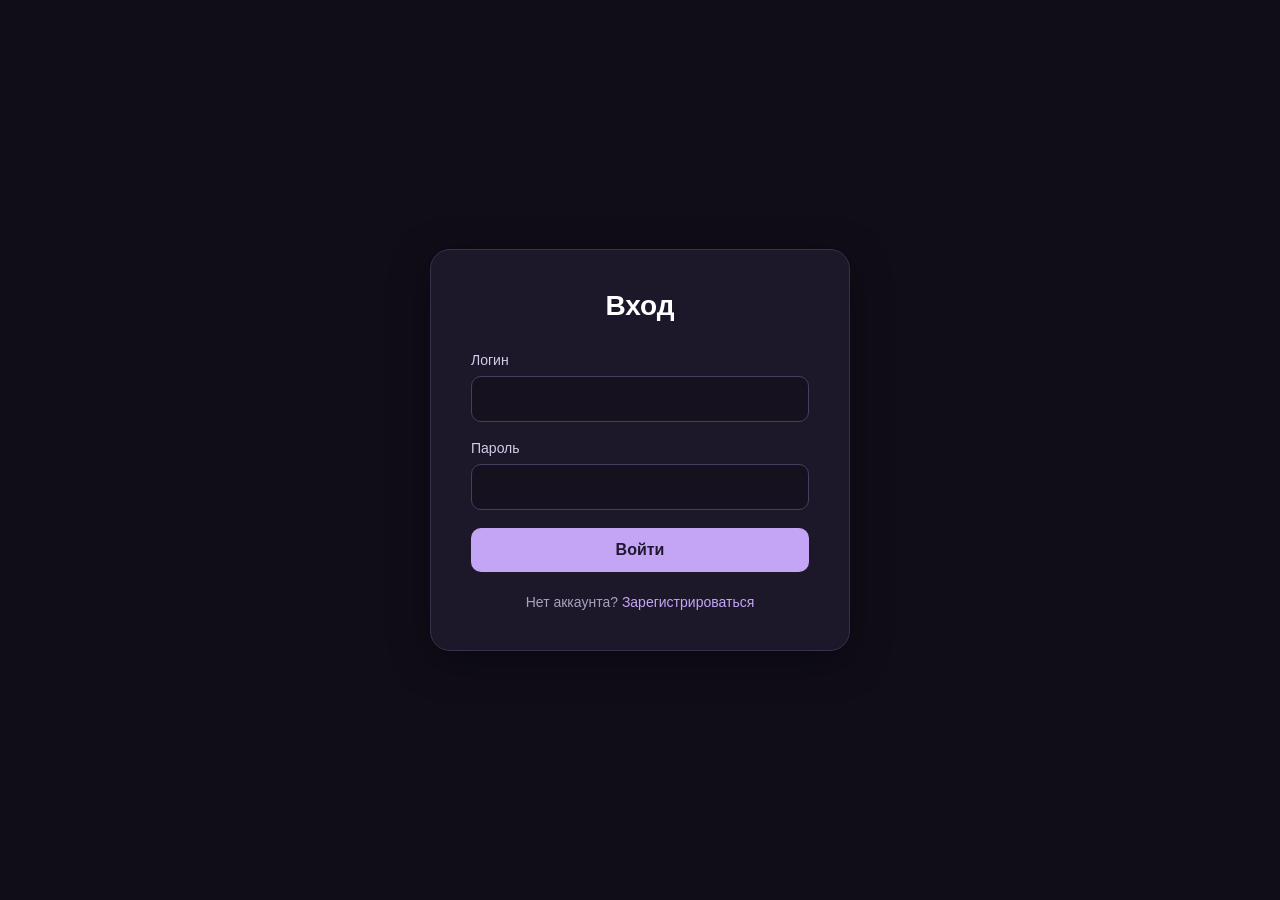
<file: static/login.html>
<!DOCTYPE html>
<html lang="ru">
<head>
    <meta charset="UTF-8">
    <meta name="viewport" content="width=device-width, initial-scale=1.0">
    <link rel="stylesheet" href="/static/css/style.css">
    <title>Вход</title>
</head>


<body class="auth-page">
    <main>
        <p>Вход</p>

        <form class="login-form" id="login-form" autocomplete="off">
            <div class="input">
                <label for="username" autocomplete="off">Логин</label>
                <input
                    type="text"
                    id="username"
                    name="username"
                    required
                >
            </div>

            <div class="input">
                <label for="password" autocomplete="new-password">Пароль</label>
                <input
                    type="password"
                    id="password"
                    name="password"
                    required
                >
            </div>

            <button class="button-login" type="submit">Войти</button>
        </form>

        <p id="message"></p>

        <p>
            Нет аккаунта?
            <a href="/static/register.html">Зарегистрироваться</a>
        </p>
    </main>

    <script src="/static/js/login.js"></script>
</body>
</html>
</file>
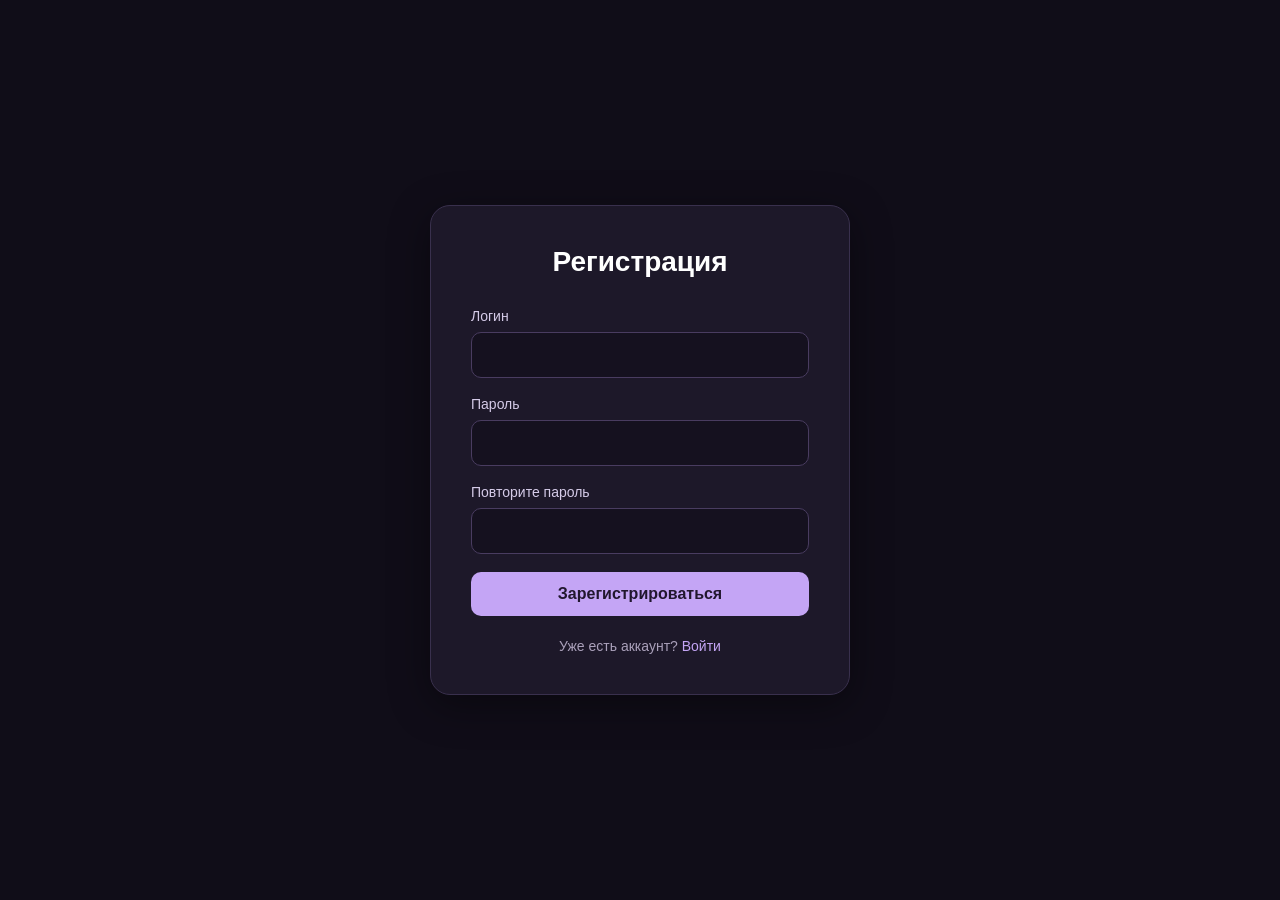
<file: static/register.html>
<!DOCTYPE html>
<html lang="ru">
<head>
    <meta charset="UTF-8">
    <meta name="viewport" content="width=device-width, initial-scale=1.0">
    <link rel="stylesheet" href="/static/css/style.css">
    <title>Регистрация</title>
</head>


<body class="auth-page">
    <main>
        <p>Регистрация</p>

        <form class="login-form"  id="register-form">
            <div class="input">
                <label for="username">Логин</label>
                <input
                    type="text"
                    id="username"
                    name="username"
                    required
                >
            </div>

            <div class="input">
                <label for="password">Пароль</label>
                <input
                    type="password"
                    id="password"
                    name="password"
                    required
                >
            </div>

            <div class="input">
                <label for="confirm-password">Повторите пароль</label>
                <input
                    type="password"
                    id="confirm-password"
                    name="confirm_password"
                    required
                >
            </div>
            

            <button class="button-login" type="submit">Зарегистрироваться</button>
        </form>

        <p id="message"></p>

        <p>
            Уже есть аккаунт?
            <a href="/static/login.html">Войти</a>
        </p>
    </main>

    <script src="/static/js/register.js"></script>
</body>
</html>
</file>
<file: static/css/style.css>
* {
    box-sizing: border-box;
    margin: 0;
    padding: 0;
}

:root {
    --background: #160d20;
    --sidebar: #21132e;
    --card: #2c1b3a;
    --card-light: #382247;
    --accent: #d85be8;
    --accent-hover: #eb7af4;
    --text: #f5eafa;
    --muted: #ad9bb8;
    --border: #493354;
}

body {
    font-family: Arial, sans-serif;
    background: var(--background);
    color: var(--text);
    min-height: 100vh;
}

button,
input,
select {
    font: inherit;
}

button {
    cursor: pointer;
}

a {
    color: inherit;
    text-decoration: none;
}

.app-layout {
    display: flex;
    min-height: 100vh;
}


.sidebar {
    width: 240px;
    min-width: 240px;
    height: 100vh;
    position: sticky;
    top: 0;
    background: var(--sidebar);
    border-right: 1px solid var(--border);
    padding: 28px 20px;
    display: flex;
    flex-direction: column;
}

.sidebar-profile {
    display: flex;
    align-items: center;
    gap: 12px;
    font-weight: bold;
    margin-bottom: 45px;
    overflow-wrap: anywhere;
}

.user-avatar {
    width: 42px;
    height: 42px;
    border-radius: 50%;
    background: var(--accent);
    display: flex;
    align-items: center;
    justify-content: center;
    font-weight: bold;
    flex-shrink: 0;
}

.sidebar-nav {
    display: flex;
    flex-direction: column;
    gap: 12px;
}

.nav-link {
    padding: 13px 15px;
    border-radius: 10px;
    color: var(--muted);
    transition: 0.2s;
}

.nav-link:hover,
.nav-link.active {
    background: var(--card-light);
    color: var(--accent-hover);
}

.logout-button {
    margin-top: auto;
    padding: 13px;
    border: 1px solid var(--border);
    border-radius: 10px;
    background: transparent;
    color: var(--text);
}

.logout-button:hover {
    background: var(--card-light);
}

.main-content {
    flex: 1;
    min-width: 0;
    padding: 32px;
}


.hello-banner {
    background: linear-gradient(120deg, #382047, #54275f);
    border: 1px solid var(--border);
    border-radius: 18px;
    padding: 30px;
    margin-bottom: 24px;
}

.hello-banner h1 {
    font-size: 28px;
    margin-bottom: 10px;
}

.hello-banner p {
    color: var(--muted);
}



.stats-section {
    display: grid;
    grid-template-columns: repeat(4, minmax(0, 1fr));
    gap: 16px;
    margin-bottom: 24px;
}

.stats-card {
    background: var(--card);
    border: 1px solid var(--border);
    border-radius: 14px;
    padding: 20px;
    min-width: 0;
}

.stats-p-min {
    color: var(--muted);
    font-size: 13px;
    margin-bottom: 12px;
}

.stats-card h2 {
    color: var(--accent-hover);
    font-size: 27px;
}


.toolbar {
    display: flex;
    gap: 12px;
    margin-bottom: 28px;
}

.toolbar input,
.toolbar select {
    min-width: 0;
    padding: 12px 14px;
    background: var(--card);
    border: 1px solid var(--border);
    border-radius: 10px;
    color: var(--text);
    outline: none;
}

.toolbar input {
    flex: 1;
}

.toolbar select {
    flex: 0 1 180px;
}

.toolbar input:focus,
.toolbar select:focus {
    border-color: var(--accent);
}

.toolbar button {
    padding: 12px 18px;
    background: var(--accent);
    color: white;
    border: none;
    border-radius: 10px;
    white-space: nowrap;
}

.toolbar button:hover {
    background: var(--accent-hover);
}


.collection-layout {
    display: grid;
    grid-template-columns: minmax(0, 1fr) 240px;
    gap: 24px;
    align-items: start;
}

.games-section,
.top-section {
    min-width: 0;
}

.games-section h2,
.top-section h2 {
    font-size: 20px;
    margin-bottom: 18px;
}

.top-section {
    background: var(--card);
    border: 1px solid var(--border);
    border-radius: 14px;
    padding: 18px;
}

.top-section > p {
    color: var(--muted);
    font-size: 13px;
    margin-bottom: 16px;
}


.games-grid {
    display: grid;
    grid-template-columns: repeat(4, minmax(0, 1fr));
    gap: 16px;
}

#message {
    color: var(--muted);
    margin-bottom: 16px;
}


@media (max-width: 1100px) {
    .games-grid {
        grid-template-columns: repeat(3, minmax(0, 1fr));
    }

    .collection-layout {
        grid-template-columns: minmax(0, 1fr) 210px;
    }
}

@media (max-width: 850px) {
    .sidebar {
        width: 190px;
        min-width: 190px;
    }

    .main-content {
        padding: 20px;
    }

    .stats-section {
        grid-template-columns: repeat(2, minmax(0, 1fr));
    }

    .collection-layout {
        grid-template-columns: 1fr;
    }

    .top-section {
        order: -1;
    }

    .games-grid {
        grid-template-columns: repeat(2, minmax(0, 1fr));
    }

    .toolbar {
        flex-wrap: wrap;
    }

    .toolbar input {
        flex-basis: 100%;
    }
}

@media (max-width: 600px) {
    .app-layout {
        flex-direction: column;
    }

    .sidebar {
        width: 100%;
        min-width: 0;
        height: auto;
        position: static;
        padding: 15px;
    }

    .sidebar-profile {
        margin-bottom: 15px;
    }

    .sidebar-nav {
        flex-direction: row;
        flex-wrap: wrap;
    }

    .nav-link {
        padding: 10px;
        font-size: 13px;
    }

    .logout-button {
        margin-top: 15px;
    }

    .main-content {
        padding: 16px;
    }

    .hello-banner {
        padding: 22px;
    }

    .hello-banner h1 {
        font-size: 23px;
    }

    .toolbar {
        flex-direction: column;
    }

    .toolbar input,
    .toolbar select,
    .toolbar button {
        width: 100%;
        flex: auto;
    }

    .games-grid {
        grid-template-columns: repeat(2, minmax(0, 1fr));
        gap: 10px;
    }
}

@media (max-width: 360px) {
    .stats-section {
        gap: 8px;
    }

    .stats-card {
        padding: 13px;
    }

    .stats-card h2 {
        font-size: 22px;
    }
}


.modal-overlay {
    position: fixed;
    inset: 0;
    background: rgba(0, 0, 0, 0.75);
    display: flex;
    justify-content: center;
    align-items: center;
    z-index: 1000;
    padding: 20px;
}

#add-game-form[hidden] {
    display: none;
}

.modal-window {
    background: #2b1938;
    border: 1px solid #59366b;
    border-radius: 18px;
    padding: 30px;
    width: 100%;
    max-width: 500px;
    max-height: 90vh;
    overflow-y: auto;
    box-shadow: 0 10px 40px rgba(0, 0, 0, 0.5);
}

.modal-window h2 {
    color: #ffffff;
    margin-top: 0;
    margin-bottom: 25px;
    text-align: center;
}


.modal-window input,
.modal-window textarea,
.modal-window select {
    width: 100%;
    box-sizing: border-box;
    padding: 12px;
    margin-bottom: 14px;
    background: #1c1025;
    color: white;
    border: 1px solid #59366b;
    border-radius: 9px;
    font-size: 14px;
}

.modal-window textarea {
    min-height: 90px;
    resize: vertical;
}


.modal-window button {
    padding: 12px 18px;
    margin: 5px;
    border: none;
    border-radius: 9px;
    background: #d64de5;
    color: white;
    cursor: pointer;
    font-size: 14px;
}

.modal-window button:hover {
    background: #e56cf0;
}

@media (max-width: 480px) {
    .modal-window {
        padding: 20px;
    }
}


.modal-window input[type="number"]::-webkit-inner-spin-button,
.modal-window input[type="number"]::-webkit-outer-spin-button {
    -webkit-appearance: none;
    margin: 0;
}

.modal-window input[type="number"] {
    -moz-appearance: textfield;
    appearance: textfield;
}


/* Карточка игры */
.game-card {
    background: var(--card);
    border: 1px solid var(--border);
    border-radius: 16px;
    overflow: hidden;
    position: relative;
    transition: transform 0.2s, border-color 0.2s;
}

.game-card:hover {
    transform: translateY(-4px);
    border-color: var(--accent);
}

/* Обложка */
.game-cover {
    height: 190px;
    position: relative;
    background: linear-gradient(135deg, #382047, #7b328b, #d85be8);
    display: flex;
    align-items: center;
    justify-content: center;
    overflow: hidden;
}

.game-cover-placeholder {
    font-size: 48px;
    opacity: 0.7;
}

/* Платформа на обложке */
.platform-label {
    position: absolute;
    top: 12px;
    right: 12px;
    padding: 6px 10px;
    background: rgba(22, 13, 32, 0.85);
    border: 1px solid var(--border);
    border-radius: 8px;
    font-size: 12px;
}

/* Информация об игре */
.game-info {
    padding: 16px;
    position: relative;
}

.game-title {
    font-size: 17px;
    margin-bottom: 6px;
    overflow-wrap: anywhere;
}

.game-genre {
    color: var(--muted);
    font-size: 13px;
    margin-bottom: 12px;
}

.game-status {
    display: inline-block;
    padding: 5px 10px;
    border-radius: 7px;
    font-size: 12px;
    margin-bottom: 16px;
    background: #493354;
}

/* Нижняя строка карточки */
.game-meta {
    display: flex;
    align-items: center;
    gap: 14px;
    color: var(--muted);
    font-size: 13px;
}

.game-menu {
    margin-left: auto;
    position: relative;
}

.game-menu-button {
    background: transparent;
    border: none;
    color: var(--text);
    font-size: 24px;
    cursor: pointer;
    padding: 0 4px;
}

.game-menu-content {
    display: none;
    position: absolute;
    right: 0;
    bottom: 100%;
    min-width: 150px;
    background: var(--card-light);
    border: 1px solid var(--border);
    border-radius: 10px;
    padding: 6px;
    z-index: 10;
}

.game-menu.open .game-menu-content {
    display: block;
}

.game-menu-content button {
    display: block;
    width: 100%;
    padding: 9px;
    background: transparent;
    border: none;
    color: var(--text);
    text-align: left;
    border-radius: 6px;
}

.game-menu-content button:hover {
    background: var(--card);
}

/* Цвета статусов игр */
.game-status {
    font-weight: 600;
}

.game-status.status-not-started {
    background: #45404f;
    color: #c4bdce;
}

.game-status.status-playing {
    background: #49306b;
    color: #d5aaff;
}

.game-status.status-completed {
    background: #244d3b;
    color: #8de0ad;
}

.game-status.status-dropped {
    background: #572d39;
    color: #ff9eae;
}
.game-cover-image {
    width: 100%;
    height: 100%;
    object-fit: cover;
    display: block;
}
.rawg-result {
    display: flex;
    align-items: center;
    gap: 12px;
    width: 100%;
    padding: 8px;
    text-align: left;
}

.rawg-result img {
    width: 60px;
    height: 80px;
    object-fit: cover;
    flex-shrink: 0;
    border-radius: 6px;
}

#rawg-results {
    max-height: 300px;
    overflow-y: auto;
}

.top-game-item {
    display: flex;
    align-items: center;
    gap: 12px;
    padding: 10px;
    margin-bottom: 10px;
    background: rgba(255, 255, 255, 0.04);
    border-radius: 10px;
}

.top-game-image {
    width: 55px;
    height: 70px;
    object-fit: cover;
    border-radius: 6px;
    flex-shrink: 0;
}

.top-game-info {
    display: flex;
    flex-direction: column;
    gap: 6px;
    min-width: 0;
}

.top-game-title {
    font-size: 14px;
    font-weight: 600;
    overflow-wrap: anywhere;
}

.top-game-rating {
    color: #ffca55;
    font-size: 13px;
}


/* Авторизация и регистрация */

body.auth-page {
    min-height: 100vh;
    margin: 0;
    display: flex;
    justify-content: center;
    align-items: center;
    padding: 20px;
    box-sizing: border-box;
    background: #100d18;
}

.auth-page main {
    width: 100%;
    max-width: 420px;
    padding: 40px;
    box-sizing: border-box;
    background: #1d1829;
    border: 1px solid #39304d;
    border-radius: 20px;
    box-shadow: 0 10px 40px rgba(0, 0, 0, 0.4);
}

.auth-page main > p:first-child {
    margin: 0 0 30px;
    text-align: center;
    color: #ffffff;
    font-size: 28px;
    font-weight: 700;
}

.auth-page .login-form {
    display: flex;
    flex-direction: column;
    gap: 18px;
}

.auth-page .input {
    display: flex;
    flex-direction: column;
    gap: 8px;
}

.auth-page label {
    color: #d5cbe8;
    font-size: 14px;
}

.auth-page input {
    width: 100%;
    padding: 13px 15px;
    box-sizing: border-box;
    border: 1px solid #493c60;
    border-radius: 10px;
    background: #15111f;
    color: white;
    outline: none;
}

.auth-page input:focus {
    border-color: #c4a5f5;
}

.auth-page .button-login {
    padding: 13px;
    border: none;
    border-radius: 10px;
    background: #c4a5f5;
    color: #21172e;
    font-size: 16px;
    font-weight: 600;
    cursor: pointer;
    transition: background 0.2s;
}

.auth-page .button-login:hover {
    background: #d4bcff;
}

.auth-page main > p:last-child {
    margin-top: 22px;
    text-align: center;
    color: #aaa0ba;
    font-size: 14px;
}

.auth-page a {
    color: #c4a5f5;
    text-decoration: none;
}

.auth-page a:hover {
    text-decoration: underline;
}

.auth-page #message {
    color: #ff8caa;
    text-align: center;
}
/* Страница авторизации и регистрации */

.auth-page {
    min-height: 100vh;
    display: flex;
    justify-content: center;
    align-items: center;
    background: #100d18;
    padding: 20px;
}

.auth-container {
    width: 100%;
    max-width: 420px;
    padding: 40px;
    background: #1d1829;
    border: 1px solid #39304d;
    border-radius: 20px;
    box-shadow: 0 10px 40px rgba(0, 0, 0, 0.4);
}

.auth-title {
    text-align: center;
    color: #ffffff;
    font-size: 28px;
    margin-bottom: 30px;
}

.auth-form {
    display: flex;
    flex-direction: column;
    gap: 18px;
}

.auth-form .input {
    display: flex;
    flex-direction: column;
    gap: 8px;
}

.auth-form label {
    color: #d5cbe8;
    font-size: 14px;
}

.auth-form input {
    padding: 13px 15px;
    border: 1px solid #493c60;
    border-radius: 10px;
    background: #15111f;
    color: white;
    outline: none;
}

.auth-form input:focus {
    border-color: #c4a5f5;
}

.auth-button {
    padding: 13px;
    border: none;
    border-radius: 10px;
    background: #c4a5f5;
    color: #21172e;
    font-size: 16px;
    font-weight: 600;
    cursor: pointer;
}

.auth-button:hover {
    background: #d4bcff;
}

.auth-footer {
    text-align: center;
    color: #aaa0ba;
    margin-top: 22px;
    font-size: 14px;
}

.auth-footer a {
    color: #c4a5f5;
    text-decoration: none;
}

.auth-footer a:hover {
    text-decoration: underline;
}

#message {
    color: #ff8caa;
    text-align: center;
}
</file>
